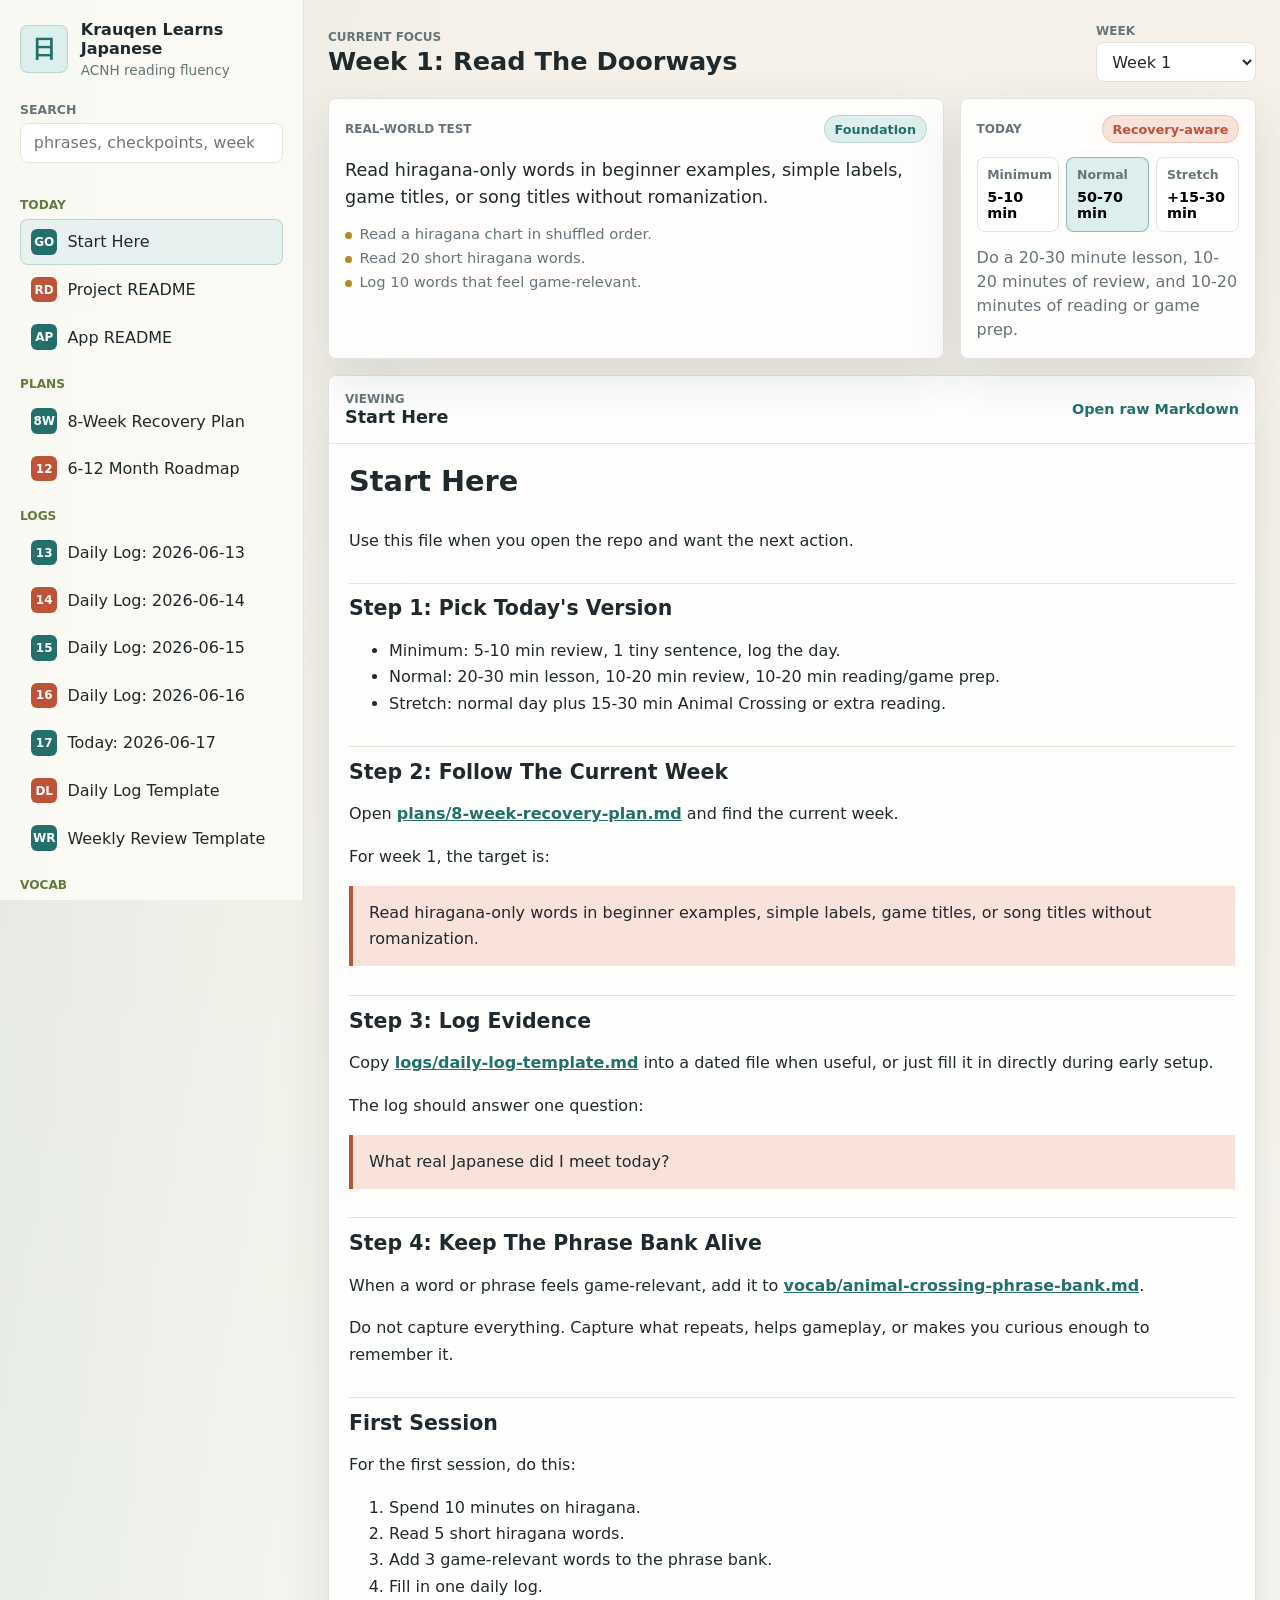
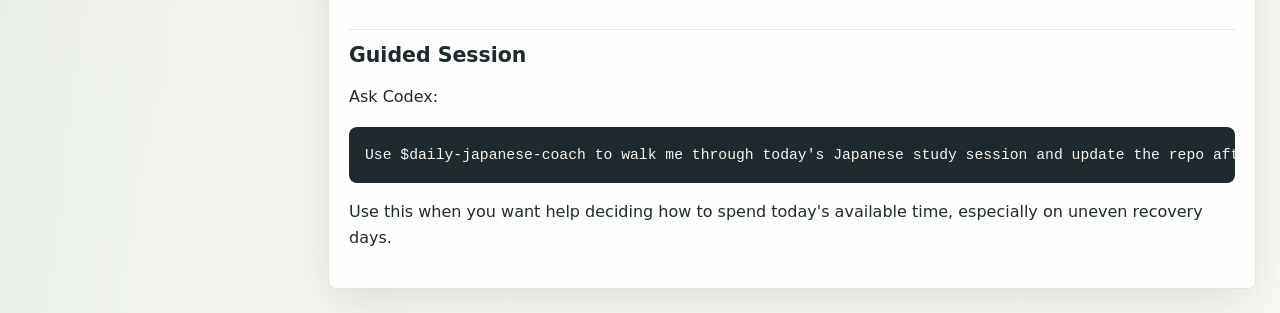
<file: index.html>
<!doctype html>
<html lang="en">
  <head>
    <meta charset="utf-8">
    <meta name="viewport" content="width=device-width, initial-scale=1">
    <meta http-equiv="refresh" content="0; url=app/">
    <title>Krauqen Learns Japanese</title>
    <link rel="canonical" href="app/">
  </head>
  <body>
    <p><a href="app/">Open Krauqen Learns Japanese</a></p>
    <script>
      window.location.replace("app/");
    </script>
  </body>
</html>
</file>
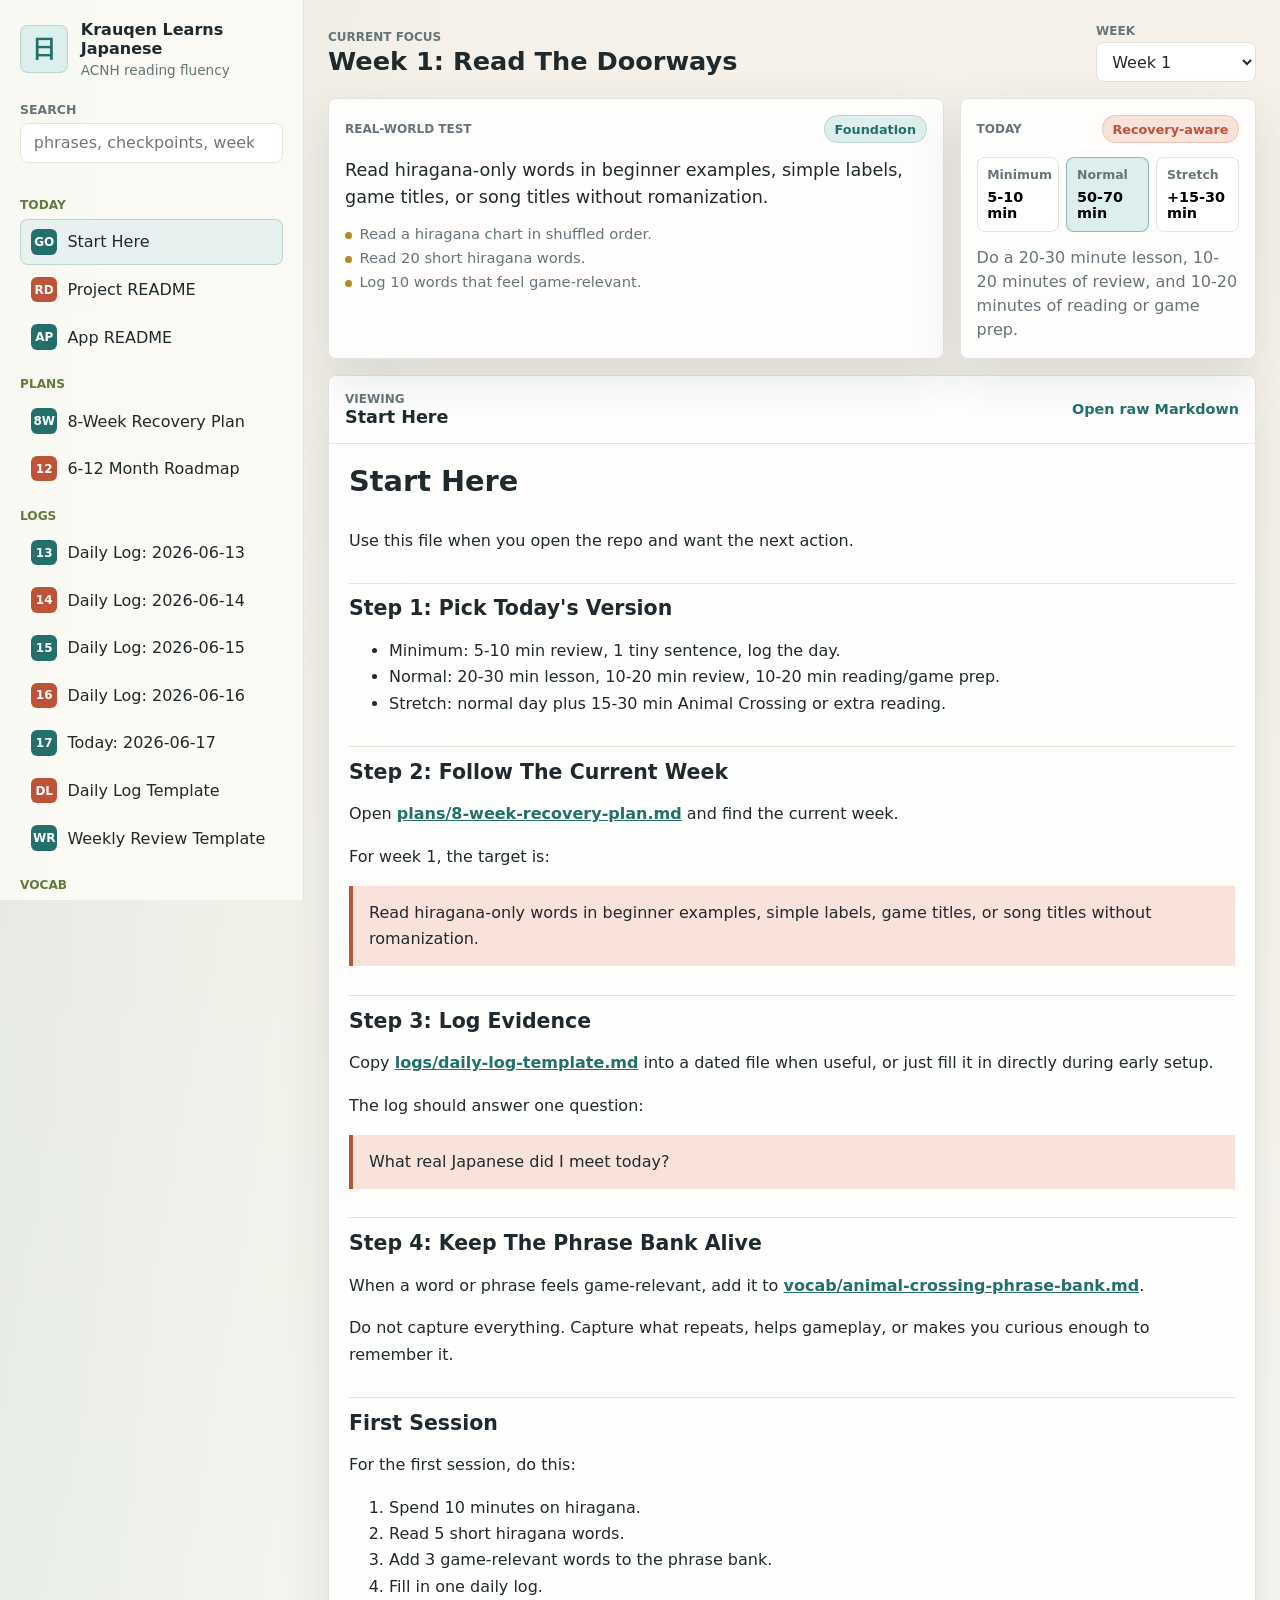
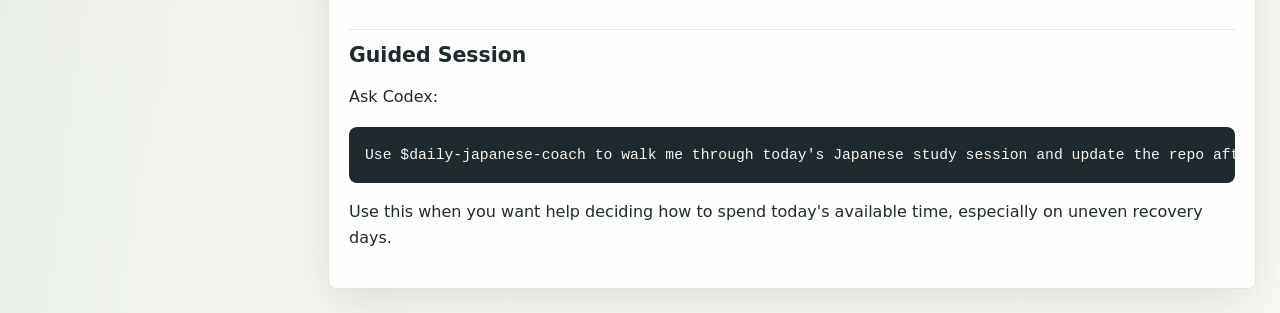
<file: app/index.html>
<!doctype html>
<html lang="en">
  <head>
    <meta charset="utf-8">
    <meta name="viewport" content="width=device-width, initial-scale=1">
    <title>Krauqen Learns Japanese</title>
    <link rel="stylesheet" href="styles.css">
  </head>
  <body>
    <div class="app-shell">
      <aside class="sidebar" aria-label="Project navigation">
        <div class="brand">
          <div class="brand-mark" aria-hidden="true">日</div>
          <div>
            <h1>Krauqen Learns Japanese</h1>
            <p>ACNH reading fluency</p>
          </div>
        </div>

        <label class="search-label" for="searchInput">Search</label>
        <input id="searchInput" class="search-input" type="search" placeholder="phrases, checkpoints, week 5">

        <nav id="docNav" class="doc-nav" aria-label="Markdown files"></nav>
      </aside>

      <main class="workspace">
        <section class="topbar" aria-label="Current focus">
          <div>
            <p class="eyebrow">Current focus</p>
            <h2 id="currentWeekTitle">Week 1: Read The Doorways</h2>
          </div>
          <div class="week-control">
            <label for="weekSelect">Week</label>
            <select id="weekSelect"></select>
          </div>
        </section>

        <section class="dashboard" aria-label="Learning dashboard">
          <article class="focus-panel">
            <div class="panel-header">
              <span class="panel-kicker">Real-world test</span>
              <span id="weekPhase" class="status-pill">Foundation</span>
            </div>
            <p id="weekTest" class="week-test"></p>
            <div class="evidence-list" id="weekEvidence"></div>
          </article>

          <article class="routine-panel">
            <div class="panel-header">
              <span class="panel-kicker">Today</span>
              <span class="status-pill alt">Recovery-aware</span>
            </div>
            <div class="routine-grid">
              <button class="routine-option" data-routine="minimum" type="button">
                <span>Minimum</span>
                <strong>5-10 min</strong>
              </button>
              <button class="routine-option active" data-routine="normal" type="button">
                <span>Normal</span>
                <strong>50-70 min</strong>
              </button>
              <button class="routine-option" data-routine="stretch" type="button">
                <span>Stretch</span>
                <strong>+15-30 min</strong>
              </button>
            </div>
            <p id="routineDetail" class="routine-detail"></p>
          </article>
        </section>

        <section class="reader-shell" aria-label="Markdown reader">
          <div class="reader-toolbar">
            <div>
              <p class="eyebrow">Viewing</p>
              <h3 id="docTitle">Start Here</h3>
            </div>
            <a id="rawLink" class="raw-link" href="../START_HERE.md">Open raw Markdown</a>
          </div>
          <article id="markdownContent" class="markdown-body"></article>
        </section>
      </main>
    </div>

    <script src="app.js"></script>
  </body>
</html>
</file>
<file: app/styles.css>
:root {
  --ink: #1f2a2e;
  --muted: #657579;
  --paper: #fbfaf5;
  --panel: #ffffff;
  --line: #dfe4df;
  --teal: #236f6a;
  --teal-soft: #dcefed;
  --persimmon: #bd5338;
  --persimmon-soft: #f8e2da;
  --moss: #647a3c;
  --amber: #b88623;
  --shadow: 0 18px 50px rgba(31, 42, 46, 0.12);
}

* {
  box-sizing: border-box;
}

body {
  margin: 0;
  min-width: 320px;
  color: var(--ink);
  background:
    linear-gradient(90deg, rgba(35, 111, 106, 0.08), transparent 28rem),
    linear-gradient(180deg, #f5f1e8, var(--paper));
  font-family: Inter, ui-sans-serif, system-ui, -apple-system, BlinkMacSystemFont, "Segoe UI", sans-serif;
}

button,
input,
select {
  font: inherit;
}

.app-shell {
  display: grid;
  grid-template-columns: 19rem minmax(0, 1fr);
  min-height: 100vh;
}

.sidebar {
  position: sticky;
  top: 0;
  height: 100vh;
  overflow-y: auto;
  padding: 1.25rem;
  border-right: 1px solid var(--line);
  background: rgba(251, 250, 245, 0.92);
}

.brand {
  display: grid;
  grid-template-columns: 3rem minmax(0, 1fr);
  gap: 0.8rem;
  align-items: center;
  margin-bottom: 1.5rem;
}

.brand-mark {
  display: grid;
  width: 3rem;
  height: 3rem;
  place-items: center;
  border: 1px solid rgba(35, 111, 106, 0.2);
  border-radius: 8px;
  color: var(--teal);
  background: var(--teal-soft);
  font-size: 1.5rem;
  font-weight: 800;
}

.brand h1,
.brand p,
.topbar h2,
.topbar p,
.reader-toolbar h3,
.reader-toolbar p {
  margin: 0;
}

.brand h1 {
  font-size: 1rem;
  line-height: 1.2;
}

.brand p {
  margin-top: 0.25rem;
  color: var(--muted);
  font-size: 0.85rem;
}

.search-label {
  display: block;
  margin-bottom: 0.35rem;
  color: var(--muted);
  font-size: 0.78rem;
  font-weight: 700;
  text-transform: uppercase;
}

.search-input,
.week-control select {
  width: 100%;
  min-height: 2.5rem;
  border: 1px solid var(--line);
  border-radius: 8px;
  color: var(--ink);
  background: #fff;
}

.search-input {
  padding: 0 0.8rem;
  margin-bottom: 1.1rem;
}

.doc-group {
  margin: 1.1rem 0;
}

.doc-group-title {
  margin: 0 0 0.45rem;
  color: var(--moss);
  font-size: 0.76rem;
  font-weight: 800;
  text-transform: uppercase;
}

.doc-button {
  display: flex;
  width: 100%;
  align-items: center;
  gap: 0.65rem;
  min-height: 2.4rem;
  margin: 0.15rem 0;
  padding: 0.55rem 0.65rem;
  border: 1px solid transparent;
  border-radius: 8px;
  color: var(--ink);
  background: transparent;
  text-align: left;
  cursor: pointer;
}

.doc-button:hover,
.doc-button.active {
  border-color: rgba(35, 111, 106, 0.22);
  background: rgba(220, 239, 237, 0.65);
}

.doc-icon {
  display: grid;
  width: 1.6rem;
  height: 1.6rem;
  flex: 0 0 auto;
  place-items: center;
  border-radius: 6px;
  color: #fff;
  background: var(--teal);
  font-size: 0.75rem;
  font-weight: 800;
}

.doc-button:nth-of-type(2n) .doc-icon {
  background: var(--persimmon);
}

.workspace {
  min-width: 0;
  padding: 1.5rem;
}

.topbar {
  display: flex;
  align-items: center;
  justify-content: space-between;
  gap: 1rem;
  margin: 0 auto 1rem;
  max-width: 72rem;
}

.eyebrow,
.panel-kicker {
  color: var(--muted);
  font-size: 0.75rem;
  font-weight: 800;
  text-transform: uppercase;
}

.topbar h2 {
  margin-top: 0.15rem;
  font-size: clamp(1.4rem, 2vw, 2rem);
}

.week-control {
  width: 10rem;
}

.week-control label {
  display: block;
  margin-bottom: 0.25rem;
  color: var(--muted);
  font-size: 0.75rem;
  font-weight: 800;
  text-transform: uppercase;
}

.week-control select {
  padding: 0 0.7rem;
}

.dashboard,
.reader-shell {
  max-width: 72rem;
  margin: 0 auto;
}

.dashboard {
  display: grid;
  grid-template-columns: minmax(0, 1.35fr) minmax(18rem, 0.65fr);
  gap: 1rem;
  margin-bottom: 1rem;
}

.focus-panel,
.routine-panel,
.reader-shell {
  border: 1px solid var(--line);
  border-radius: 8px;
  background: rgba(255, 255, 255, 0.88);
  box-shadow: var(--shadow);
}

.focus-panel,
.routine-panel {
  padding: 1rem;
}

.panel-header,
.reader-toolbar {
  display: flex;
  align-items: center;
  justify-content: space-between;
  gap: 1rem;
}

.status-pill {
  display: inline-flex;
  align-items: center;
  min-height: 1.75rem;
  padding: 0 0.6rem;
  border: 1px solid rgba(35, 111, 106, 0.18);
  border-radius: 999px;
  color: var(--teal);
  background: var(--teal-soft);
  font-size: 0.8rem;
  font-weight: 800;
  white-space: nowrap;
}

.status-pill.alt {
  border-color: rgba(189, 83, 56, 0.2);
  color: var(--persimmon);
  background: var(--persimmon-soft);
}

.week-test {
  margin: 0.85rem 0;
  font-size: 1.1rem;
  line-height: 1.55;
}

.evidence-list {
  display: grid;
  gap: 0.45rem;
}

.evidence-item {
  display: flex;
  gap: 0.45rem;
  align-items: flex-start;
  color: var(--muted);
  font-size: 0.92rem;
}

.evidence-item::before {
  content: "";
  width: 0.45rem;
  height: 0.45rem;
  flex: 0 0 auto;
  margin-top: 0.45rem;
  border-radius: 50%;
  background: var(--amber);
}

.routine-grid {
  display: grid;
  grid-template-columns: repeat(3, minmax(0, 1fr));
  gap: 0.45rem;
  margin: 0.85rem 0;
}

.routine-option {
  min-height: 4.4rem;
  padding: 0.6rem;
  border: 1px solid var(--line);
  border-radius: 8px;
  background: #fff;
  cursor: pointer;
  text-align: left;
}

.routine-option span,
.routine-option strong {
  display: block;
}

.routine-option span {
  color: var(--muted);
  font-size: 0.78rem;
  font-weight: 800;
}

.routine-option strong {
  margin-top: 0.45rem;
  font-size: 0.9rem;
}

.routine-option.active {
  border-color: rgba(35, 111, 106, 0.42);
  background: var(--teal-soft);
}

.routine-detail {
  margin: 0;
  color: var(--muted);
  line-height: 1.5;
}

.reader-shell {
  overflow: hidden;
}

.reader-toolbar {
  padding: 1rem;
  border-bottom: 1px solid var(--line);
  background: rgba(255, 255, 255, 0.72);
}

.reader-toolbar h3 {
  margin-top: 0.1rem;
  font-size: 1.1rem;
}

.raw-link {
  color: var(--teal);
  font-size: 0.9rem;
  font-weight: 800;
  text-decoration: none;
}

.raw-link:hover {
  text-decoration: underline;
}

.markdown-body {
  padding: 1.25rem;
  line-height: 1.65;
}

.markdown-body > :first-child {
  margin-top: 0;
}

.markdown-body h1,
.markdown-body h2,
.markdown-body h3 {
  line-height: 1.2;
}

.markdown-body h1 {
  font-size: 1.8rem;
}

.markdown-body h2 {
  margin-top: 1.8rem;
  padding-top: 0.8rem;
  border-top: 1px solid var(--line);
  font-size: 1.28rem;
}

.markdown-body h3 {
  font-size: 1.05rem;
}

.markdown-body a {
  color: var(--teal);
  font-weight: 700;
}

.markdown-body blockquote {
  margin: 1rem 0;
  padding: 0.85rem 1rem;
  border-left: 4px solid var(--persimmon);
  background: var(--persimmon-soft);
}

.markdown-body code {
  padding: 0.1rem 0.3rem;
  border-radius: 5px;
  background: #eef2ed;
  font-family: ui-monospace, SFMono-Regular, Menlo, Consolas, monospace;
  font-size: 0.92em;
}

.markdown-body pre {
  overflow-x: auto;
  padding: 1rem;
  border-radius: 8px;
  background: #1f2a2e;
  color: #f8f5ee;
}

.markdown-body pre code {
  padding: 0;
  background: transparent;
}

.markdown-body table {
  display: block;
  width: 100%;
  overflow-x: auto;
  border-collapse: collapse;
}

.markdown-body th,
.markdown-body td {
  padding: 0.65rem;
  border: 1px solid var(--line);
  text-align: left;
  vertical-align: top;
}

.markdown-body th {
  background: #f0f4ed;
}

.empty-state {
  padding: 1rem;
  color: var(--muted);
}

@media (max-width: 860px) {
  .app-shell {
    grid-template-columns: 1fr;
  }

  .sidebar {
    position: static;
    height: auto;
  }

  .workspace {
    padding: 1rem;
  }

  .topbar,
  .panel-header,
  .reader-toolbar {
    align-items: flex-start;
    flex-direction: column;
  }

  .week-control {
    width: 100%;
  }

  .dashboard {
    grid-template-columns: 1fr;
  }
}

@media (max-width: 520px) {
  .routine-grid {
    grid-template-columns: 1fr;
  }

  .markdown-body,
  .focus-panel,
  .routine-panel,
  .reader-toolbar {
    padding: 0.85rem;
  }
}
</file>
